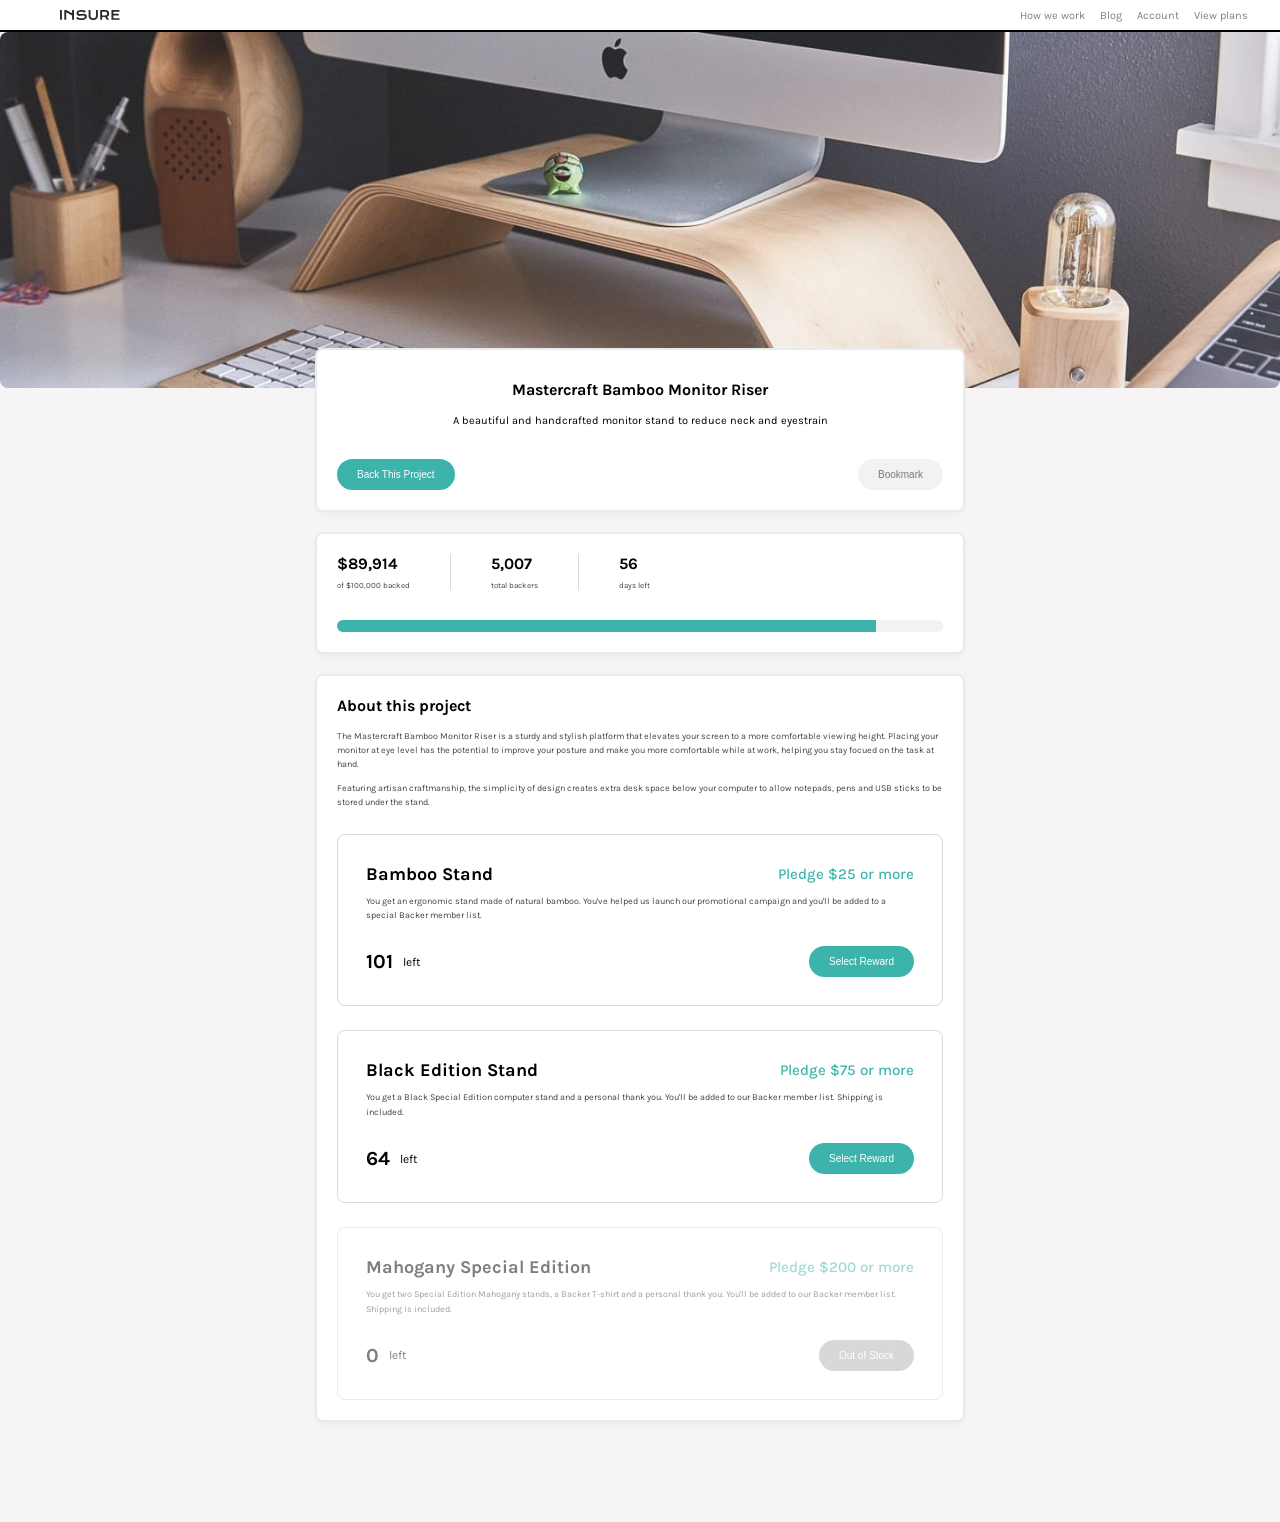
<file: index.html>
<!doctype html>
<html lang="en">
  <head>
    <meta charset="UTF-8" />
    <meta name="viewport" content="width=device-width, initial-scale=1.0" />

    <link rel="stylesheet" href="hww-style.css" />
    <link rel="preconnect" href="https://fonts.googleapis.com" />
    <link rel="preconnect" href="https://fonts.gstatic.com" crossorigin />
    <link
      href="https://fonts.googleapis.com/css2?family=Karla:ital,wght@0,200..800;1,200..800&display=swap"
      rel="stylesheet"
    />

    <link
      rel="icon"
      type="image/png"
      sizes="32x32"
      href="./images/favicon-32x32.png"
    />

    <title>Document</title>
  </head>
  <body>
    <div class="nav">
      <img src="images/logo.svg" />

      <div class="nav-links">
        <a href="">How we work</a>

        <a href="">Blog</a>

        <a href="">Account</a>

        <a href="">View plans</a>
      </div>
    </div>

    <img
      class="project-img"
      src="image-hero-desktop.jpg"
      alt="Mastercraft Bamboo Monitor Riser"
    />

    <main class="container">
      <section class="card intro-card">
        <h1>Mastercraft Bamboo Monitor Riser</h1>
        <p>
          A beautiful and handcrafted monitor stand to reduce neck and eyestrain
        </p>

        <div class="cta-group">
          <button type="button" class="btn btn-primary">
            Back This Project
          </button>
          <button type="button" class="btn btn-secondary">Bookmark</button>
        </div>
      </section>

      <section class="card stats-card">
        <div class="stats-grid">
          <div class="stat-item">
            <h2>$89,914</h2>
            <p>of $100,000 backed</p>
          </div>
          <div class="stat-item">
            <h2>5,007</h2>
            <p>total backers</p>
          </div>
          <div class="stat-item">
            <h2>56</h2>
            <p>days left</p>
          </div>
        </div>
        <div class="progress-bar">
          <div class="progress-fill"></div>
        </div>
      </section>

      <section class="card about-card">
        <h2>About this project</h2>
        <p>
          The Mastercraft Bamboo Monitor Riser is a sturdy and stylish platform
          that elevates your screen to a more comfortable viewing height.
          Placing your monitor at eye level has the potential to improve your
          posture and make you more comfortable while at work, helping you stay
          focued on the task at hand.
        </p>

        <p>
          Featuring artisan craftmanship, the simplicity of design creates extra
          desk space below your computer to allow notepads, pens and USB sticks
          to be stored under the stand.
        </p>

        <div class="tier-card">
          <div class="tier-header">
            <h3>Bamboo Stand</h3>
            <span class="pledge-cost">Pledge $25 or more</span>
          </div>
          <p>
            You get an ergonomic stand made of natural bamboo. You've helped us
            launch our promotional campaign and you'll be added to a special
            Backer member list.
          </p>
          <div class="tier-footer">
            <div class="stock"><strong>101</strong> <span>left</span></div>
            <button class="btn btn-primary">Select Reward</button>
          </div>
        </div>

        <div class="tier-card">
          <div class="tier-header">
            <h3>Black Edition Stand</h3>
            <span class="pledge-cost">Pledge $75 or more</span>
          </div>
          <p>
            You get a Black Special Edition computer stand and a personal thank
            you. You'll be added to our Backer member list. Shipping is
            included.
          </p>
          <div class="tier-footer">
            <div class="stock"><strong>64</strong> <span>left</span></div>
            <button type="button" class="btn btn-primary">Select Reward</button>
          </div>
        </div>

        <div class="tier-card tier-disabled">
          <div class="tier-header">
            <h3>Mahogany Special Edition</h3>
            <span class="pledge-cost">Pledge $200 or more</span>
          </div>
          <p>
            You get two Special Edition Mahogany stands, a Backer T-shirt and a
            personal thank you. You'll be added to our Backer member list.
            Shipping is included.
          </p>
          <div class="tier-footer">
            <div class="stock"><strong>0</strong> <span>left</span></div>
            <button class="btn btn-disabled" disabled>Out of Stock</button>
          </div>
        </div>
      </section>
    </main>
  </body>
</html>
</file>
<file: hww-style.css>
body {
  font-family: "Karla", sans-serif;
  margin: 0;
  background-color: rgba(242, 239, 239, 0.687);
}

.nav {
  background-color: white;
  display: flex;
  justify-content: space-between;
  align-items: center;
  font-size: 11px;
  font-family: "Karla";
  gap: 20px;
  height: 30px;
  padding: 0 20px;
  border-bottom: 2px solid black;
}

.nav a {
  color: hsl(273, 4%, 51%);
  text-decoration: none;
}

.nav a:hover {
  color: hsl(270, 9%, 17%);
}

.nav-links a {
  margin-right: 12px;
}

.nav img {
  max-width: 60px;
  max-height: 35px;
  margin-left: 40px;
}

.nav-links a:first-child {
  margin-left: auto;
}

.container {
  max-width: 650px;
  margin: 40px auto;
  padding: 0 20px 40px;
}

.card {
  background-color: white;
  border: 2px solid rgba(0, 0, 0, 0.08);
  border-radius: 8px;
  padding: 20px;
  margin-bottom: 20px;
  box-shadow: 0 4px 6px -1px rgba(0, 0, 0, 0.04);
}

.intro-card {
  text-align: center;
}

.cta-group {
  display: flex;
  justify-content: space-between;
  align-items: center;
  gap: 16px;
}

.btn {
  font-weight: 700px;
  border-radius: 30px;
  padding: 10px 20px;
  border: none;
  cursor: pointer;
  transition: background-color 0.2s ease;
  font-size: 10px;
}

.btn-primary {
  background-color: hsl(176, 50%, 47%);
  color: #ffffff;
}

.btn-primary:hover {
  background-color: hsl(176, 72%, 28%);
}

.btn-secondary {
  background-color: rgba(0, 0, 0, 0.05);
  color: hsl(0, 0%, 48%);
}

.btn-disabled {
  background-color: hsl(0, 0%, 70%);
  color: #ffffff;
  cursor: not-allowed;
}

.intro-card {
  text-align: center;
  position: relative;
  margin-top: -80px;
  z-index: 10;
}

.intro-card h1 {
  font-size: 16px;
  margin-top: 10px;
}

.intro-card p {
  font-size: 11px;
  line-height: 1.6;
  margin-bottom: 30px;
}

.stats-grid {
  display: flex;
  justify-content: flex-start;
  align-items: center;
  gap: 40px;
  margin-bottom: 30px;
}

.stat-item h2 {
  font-size: 16px;
  margin: 0 0 8px 0;
}

.stat-item p {
  margin: 0;
  font-size: 8px;
  color: rgba(32, 32, 32, 0.842);
}

.stat-item:not(:last-child) {
  border-right: 1px solid rgba(0, 0, 0, 0.15);
  padding-right: 40px;
}

.progress-bar {
  width: 100%;
  height: 12px;
  background-color: hsl(0, 0%, 95%);
  border-radius: 10px;
  overflow: hidden;
}

.progress-fill {
  width: 89%;
  height: 100%;
  background-color: hsl(176, 50%, 47%);
}

.about-card h2 {
  font-size: 16px;
  margin-top: 0;
}

.about-card p {
  line-height: 1.6;
  font-size: 9px;
  color: rgba(32, 32, 32, 0.842);
}

.tier-card {
  border: 1px solid rgba(0, 0, 0, 0.15);
  border-radius: 8px;
  padding: 28px;
  margin-top: 24px;
}

.tier-header {
  display: flex;
  justify-content: space-between;
  align-items: center;
}

.tier-header h3 {
  margin: 0;
  font-size: 18px;
}

.pledge-cost {
  color: hsl(176, 50%, 47%);
  font-weight: 500;
  font-size: 15px;
}

.tier-footer {
  display: flex;
  justify-content: space-between;
  align-items: center;
  margin-top: 24px;
}

.stock strong {
  font-size: 20px;
  vertical-align: middle;
}

.stock span {
  font-size: 12px;
  margin-left: 6px;
  vertical-align: middle;
}

/* Out of Stock State */
.tier-disabled {
  opacity: 0.5;
}

.project-img {
  display: block;
  width: 100%;
  height: auto;
  border-radius: 8px;
  margin-bottom: 20px;
}
</file>
